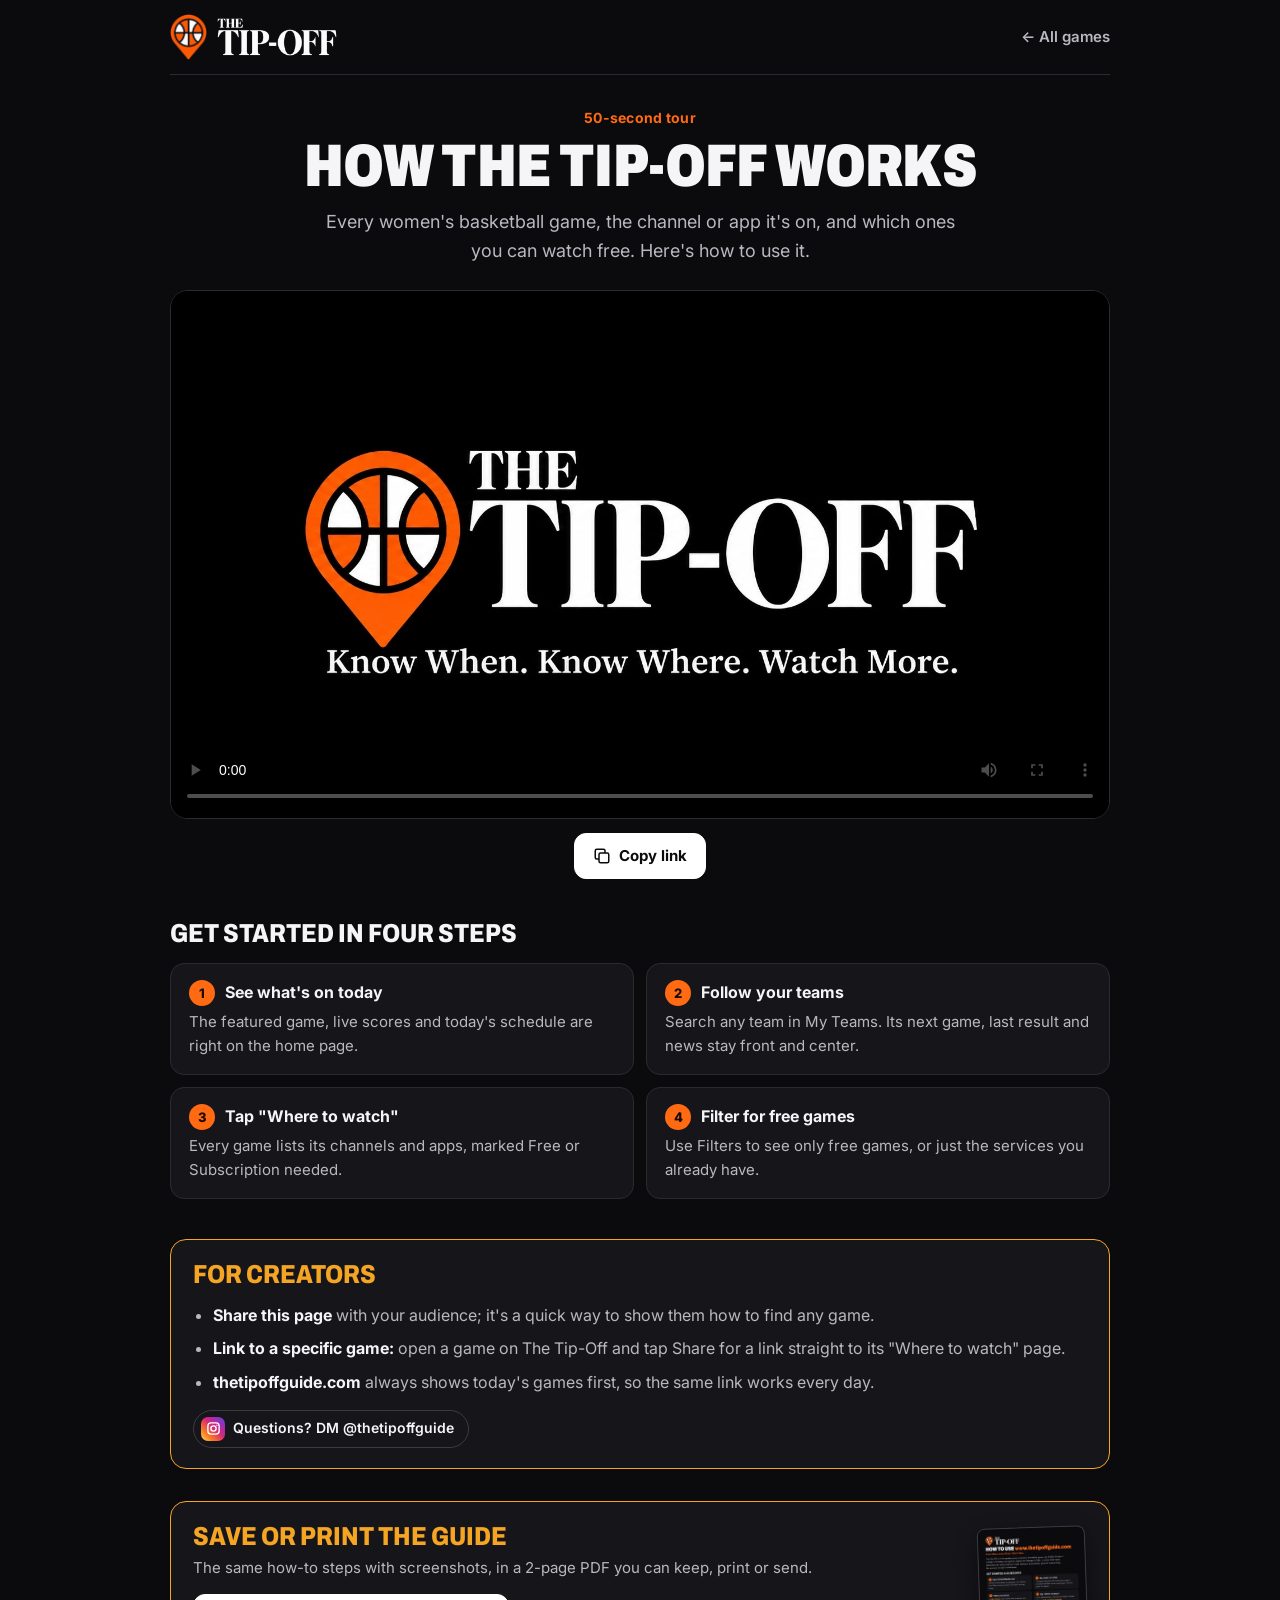
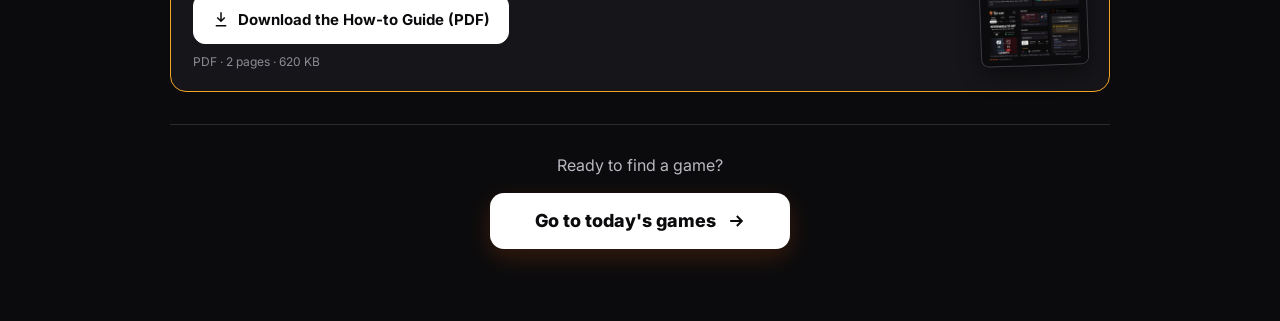
<file: how-it-works.html>
<!doctype html>
<html lang="en">
<head>
  <meta charset="utf-8" />
  <meta name="viewport" content="width=device-width, initial-scale=1, viewport-fit=cover" />
  <title>How The Tip-Off Works | The Tip-Off</title>
  <meta name="description" content="See how The Tip-Off works in 50 seconds. Find where every women's basketball game is streaming, including free options." />
  <!-- One canonical address: /start redirects here (see _redirects), so search engines index only this URL -->
  <link rel="canonical" href="https://thetipoffguide.com/how-it-works" />
  <meta name="color-scheme" content="dark" />
  <meta name="theme-color" content="#0b0b0d" />
  <meta property="og:type" content="website" />
  <meta property="og:site_name" content="The Tip-Off" />
  <meta property="og:title" content="How The Tip-Off Works" />
  <meta property="og:description" content="See how The Tip-Off works in 50 seconds. Find where every women's basketball game is streaming, including free options." />
  <meta property="og:url" content="https://thetipoffguide.com/how-it-works" />
  <meta property="og:image" content="https://thetipoffguide.com/assets/social-card.jpg?v=4" />
  <meta property="og:image:width" content="1200" />
  <meta property="og:image:height" content="630" />
  <meta property="og:image:alt" content="The Tip-Off. Know when. Know where. Watch more. thetipoffguide.com" />
  <meta property="og:image:type" content="image/jpeg" />
  <meta property="og:locale" content="en_US" />
  <meta name="twitter:card" content="summary_large_image" />
  <meta name="twitter:title" content="How The Tip-Off Works" />
  <meta name="twitter:description" content="See how The Tip-Off works in 50 seconds. Find where every women's basketball game is streaming, including free options." />
  <meta name="twitter:image" content="https://thetipoffguide.com/assets/social-card.jpg?v=4" />
  <link rel="icon" type="image/png" sizes="192x192" href="assets/brand/favicon-192.png?v=1" />
  <link rel="icon" type="image/png" sizes="64x64" href="assets/brand/favicon-64.png?v=4" />
  <link rel="apple-touch-icon" sizes="180x180" href="assets/brand/apple-touch-icon.png?v=2" />
  <link rel="preconnect" href="https://fonts.googleapis.com" />
  <link rel="preconnect" href="https://fonts.gstatic.com" crossorigin />
  <link rel="stylesheet" href="https://fonts.googleapis.com/css2?family=Archivo:wdth,wght@62..125,500..900&family=Inter:wght@400;500;600;700&display=swap" />
  <script type="application/ld+json">
  {
    "@context": "https://schema.org",
    "@type": "VideoObject",
    "name": "How The Tip-Off works",
    "description": "A 50-second tour of The Tip-Off: today's women's basketball games, following your teams, and finding where to watch every game, including the free ones.",
    "thumbnailUrl": "https://thetipoffguide.com/assets/video/the-tip-off-cover-tagline.jpg",
    "uploadDate": "2026-11-12",
    "duration": "PT50S",
    "contentUrl": "https://thetipoffguide.com/assets/video/the-tip-off-how-it-works.mp4",
    "embedUrl": "https://thetipoffguide.com/how-it-works",
    "publisher": { "@type": "Organization", "name": "The Tip-Off", "url": "https://thetipoffguide.com" }
  }
  </script>
  <style>
    :root { --bg: #0b0b0d; --surface: #16161a; --line: #2a2a30; --text: #f5f5f7; --muted: #b8b8c0; --dim: #8b8b95; --wnba: #ff6a13; --edge: 20px; }
    * { box-sizing: border-box; }
    html { -webkit-text-size-adjust: 100%; }
    body { margin: 0; background: var(--bg); color: var(--text); font: 400 16px/1.6 Inter, system-ui, sans-serif; }
    a { color: inherit; }
    .wrap { max-width: 980px; margin: 0 auto; padding: 0 var(--edge) 64px; }
    .top { display: flex; align-items: center; justify-content: space-between; padding: 14px 0; border-bottom: 1px solid var(--line); margin-bottom: 32px; }
    .brand { display: flex; align-items: center; gap: 10px; text-decoration: none; }
    .brand .pin { height: 46px; width: auto; }
    .brand .word { height: 38px; width: auto; }
    .back { color: var(--muted); text-decoration: none; font-weight: 600; font-size: 15px; padding: 10px 0; }
    .back:hover { color: var(--text); }
    .eyebrow { color: var(--wnba); font-weight: 700; font-size: 14px; letter-spacing: .02em; }
    h1 { font: 900 clamp(34px, 7vw, 60px)/0.98 Archivo, sans-serif; font-stretch: 80%; text-transform: uppercase; margin: 8px 0 12px; letter-spacing: -0.01em; }
    .dek { color: var(--muted); font-size: 18px; max-width: 60ch; margin: 0 0 24px; }
    .player { position: relative; border-radius: 18px; overflow: hidden; border: 1px solid var(--line); background: #000; aspect-ratio: 16 / 9; margin-bottom: 14px; }
    .player video { width: 100%; height: 100%; display: block; background: #000; }
    .share-row { display: flex; flex-wrap: wrap; gap: 10px; align-items: center; margin-bottom: 40px; }
    .btn { display: inline-flex; align-items: center; gap: 8px; height: 46px; padding: 0 18px; border-radius: 12px; font: 700 15px/1 Inter, sans-serif; text-decoration: none; cursor: pointer; border: 1px solid var(--line); background: var(--surface); color: var(--text); }
    .btn:hover { border-color: var(--text); }
    .btn.primary { background: #fff; color: #0b0b0d; border-color: #fff; }
    .btn[hidden] { display: none; }
    .btn svg { width: 18px; height: 18px; flex-shrink: 0; fill: none; stroke: currentColor; stroke-width: 2; }
    .copied { color: #34d399; font-weight: 600; font-size: 14px; }
    h2 { font: 800 26px/1.1 Archivo, sans-serif; font-stretch: 85%; text-transform: uppercase; margin: 0 0 14px; }
    .steps { display: grid; grid-template-columns: repeat(2, minmax(0, 1fr)); gap: 12px; margin-bottom: 40px; padding: 0; list-style: none; counter-reset: s; }
    .steps li { background: var(--surface); border: 1px solid var(--line); border-radius: 14px; padding: 16px 18px; counter-increment: s; }
    .steps b { display: flex; align-items: center; gap: 10px; font-size: 16px; margin-bottom: 4px; }
    .steps b::before { content: counter(s); display: grid; place-items: center; width: 26px; height: 26px; flex: none; border-radius: 50%; background: var(--wnba); color: #1a0a00; font-size: 13px; font-weight: 800; }
    .steps p { margin: 0; color: var(--muted); font-size: 15px; }
    .creators { background: var(--surface); border: 1px solid #f5a524; border-radius: 16px; padding: 20px 22px; margin-bottom: 32px; }
    .creators h2 { color: #f5a524; }
    .creators ul { margin: 0; padding-left: 20px; color: var(--muted); }
    .creators li { margin-bottom: 8px; }
    .creators li b { color: var(--text); }
    .ig { display: inline-flex; align-items: center; gap: 8px; padding: 6px 14px 6px 7px; border-radius: 999px; border: 1px solid #3a3a42; color: var(--text); font-weight: 600; font-size: 14px; text-decoration: none; margin-top: 6px; }
    .ig:hover { border-color: var(--text); }
    .ig span { width: 24px; height: 24px; display: grid; place-items: center; border-radius: 7px; background: linear-gradient(45deg, #feda75, #fa7e1e 25%, #d62976 55%, #962fbf 80%, #4f5bd5); }
    .ig svg { width: 15px; height: 15px; fill: none; stroke: #fff; stroke-width: 2.2; }
    /* Download the how-to guide: cover thumbnail beside the button */
    .guide-dl { display: flex; flex-direction: row-reverse; justify-content: space-between; align-items: center; gap: 22px; background: var(--surface); border: 1px solid #f5a524; border-radius: 16px; padding: 20px 22px; margin-bottom: 32px; }
    .guide-dl h2 { color: #f5a524; }
    .guide-cover { flex: none; width: 108px; border-radius: 8px; overflow: hidden; border: 1px solid #3a3a42; box-shadow: 0 8px 22px rgba(0,0,0,.45); transform: rotate(-2deg); transition: transform .2s; } /* taste-skill-ignore: paper-like cover */
    .guide-cover:hover { transform: rotate(0deg) scale(1.03); }
    .guide-cover img { width: 100%; height: auto; display: block; }
    .guide-text h2 { margin-bottom: 6px; }
    .guide-text p { color: var(--muted); margin: 0 0 14px; font-size: 15px; }
    .guide-btn { height: 50px; }
    .guide-text small { display: block; color: var(--dim); font-size: 12px; margin-top: 8px; }
    /* End-of-page call to action: the site's main white button, large and easy to tap */
    .cta-wrap { text-align: center; margin: 8px 0 0; padding: 28px 0 8px; border-top: 1px solid var(--line); }
    .cta-wrap p { color: var(--muted); margin: 0 0 14px; font-size: 16px; }
    .cta { display: inline-flex; align-items: center; justify-content: center; gap: 10px; min-height: 56px; min-width: 300px; padding: 0 28px; border-radius: 14px;
      background: #fff; color: #0b0b0d; text-decoration: none; font: 800 18px/1 Inter, sans-serif; box-shadow: 0 8px 24px rgba(255, 106, 19, .18); } /* taste-skill-ignore: primary call to action */
    .cta:hover { background: #ff6a13; color: #1a0a00; }
    .cta:focus-visible { outline: 3px solid #ff6a13; outline-offset: 3px; }
    .cta svg { width: 20px; height: 20px; fill: none; stroke: currentColor; stroke-width: 2.4; }
    /* Centred intro: eyebrow, title, description and the share buttons line up under the middle of the video */
    main > .eyebrow, main > h1 { text-align: center; }
    main > .dek { text-align: center; margin-left: auto; margin-right: auto; }
    .share-row { justify-content: center; }
    @media (max-width: 640px) {
      .steps { grid-template-columns: 1fr; }
      .player { border-radius: 14px; }
      .dek { font-size: 16px; }
      .btn { flex: 1 1 auto; justify-content: center; }
      .cta { width: 100%; min-width: 0; }
      /* Phones: heading and text first (like For creators), then the cover, then the button */
      .guide-dl { flex-direction: column; align-items: flex-start; text-align: left; padding: 20px 22px; gap: 0; }
      .guide-text { display: contents; }
      .guide-text h2 { order: 1; }
      .guide-text p { order: 2; }
      .guide-cover { order: 3; margin: 2px 0 16px; }
      .guide-btn { order: 4; }
      .guide-text small { order: 5; }
      .guide-cover { width: 120px; }
      .guide-btn { width: 100%; font-size: 15px; white-space: nowrap; padding: 0 12px; }
      .brand .pin { height: 40px; } .brand .word { height: 32px; }
    }
      /* Baseline polish: balanced headings, tidy paragraphs, reduced motion, quick taps */
    a, button, input, select, summary { touch-action: manipulation; }
    html { -webkit-tap-highlight-color: transparent; }
    h1, h2, h3 { text-wrap: balance; }
    p, li { text-wrap: pretty; }
    @media (prefers-reduced-motion: reduce) {
      *, *::before, *::after { animation-duration: .01ms !important; animation-iteration-count: 1 !important; transition-duration: .01ms !important; scroll-behavior: auto !important; }
    }
</style>
</head>
<body>
  <div class="wrap">
    <header class="top">
      <a class="brand" href="/" aria-label="The Tip-Off, home"><img class="pin" src="assets/brand/tipoff-pin.png" width="153" height="192" alt="" /><img class="word" src="assets/brand/tipoff-wordmark.png" width="400" height="126" alt="The Tip-Off" /></a>
      <a class="back" href="/">← All games</a>
    </header>

    <main>
      <div class="eyebrow">50-second tour</div>
      <h1>How The Tip-Off works</h1>
      <p class="dek">Every women's basketball game, the channel or app it's on, and which ones you can watch free. Here's how to use it.</p>

      <div class="player">
        <video aria-label="The Tip-Off: 50-second tour" controls playsinline preload="metadata" poster="assets/video/the-tip-off-cover-tagline.jpg">
          <source src="assets/video/the-tip-off-how-it-works.mp4" type="video/mp4" />
          Your browser can't play this video. <a href="assets/video/the-tip-off-how-it-works.mp4">Download it here.</a>
        </video>
      </div>
      <div class="share-row">
        <button type="button" class="btn primary" id="shareBtn"><svg viewBox="0 0 24 24" aria-hidden="true"><path d="M12 3v12M7 8l5-5 5 5M5 14v5a2 2 0 0 0 2 2h10a2 2 0 0 0 2-2v-5"/></svg>Share this video</button>
        <button type="button" class="btn" id="copyBtn"><svg viewBox="0 0 24 24" aria-hidden="true"><rect x="8" y="8" width="13" height="13" rx="2"/><path d="M16 8V5a2 2 0 0 0-2-2H5a2 2 0 0 0-2 2v9a2 2 0 0 0 2 2h3"/></svg>Copy link</button>
        <span class="copied" id="copied" hidden>Link copied</span>
      </div>

      <h2>Get started in four steps</h2>
      <ol class="steps">
        <li><b>See what's on today</b><p>The featured game, live scores and today's schedule are right on the home page.</p></li>
        <li><b>Follow your teams</b><p>Search any team in My Teams. Its next game, last result and news stay front and center.</p></li>
        <li><b>Tap "Where to watch"</b><p>Every game lists its channels and apps, marked Free or Subscription needed.</p></li>
        <li><b>Filter for free games</b><p>Use Filters to see only free games, or just the services you already have.</p></li>
      </ol>

      <section class="creators" aria-labelledby="creatorsTitle">
        <h2 id="creatorsTitle">For creators</h2>
        <ul>
          <li><b>Share this page</b> with your audience; it's a quick way to show them how to find any game.</li>
          <li><b>Link to a specific game:</b> open a game on The Tip-Off and tap Share for a link straight to its "Where to watch" page.</li>
          <li><b>thetipoffguide.com</b> always shows today's games first, so the same link works every day.</li>
        </ul>
        <a class="ig" href="https://www.instagram.com/thetipoffguide/" target="_blank" rel="noopener me"><span aria-hidden="true"><svg viewBox="0 0 24 24"><rect x="3" y="3" width="18" height="18" rx="5"/><circle cx="12" cy="12" r="4.2"/><circle cx="17.4" cy="6.6" r="1.1" fill="#fff" stroke="none"/></svg></span>Questions? DM @thetipoffguide</a>
      </section>

      <section class="guide-dl" aria-labelledby="guideTitle">
        <a class="guide-cover" href="assets/guide/the-tip-off-how-to-guide.pdf" download="The-Tip-Off-How-To-Guide.pdf" tabindex="-1" aria-hidden="true">
          <img src="assets/guide/the-tip-off-how-to-cover.jpg" width="463" height="600" alt="" loading="lazy" decoding="async" />
        </a>
        <div class="guide-text">
          <h2 id="guideTitle">Save or print the guide</h2>
          <p>The same how-to steps with screenshots, in a 2-page PDF you can keep, print or send.</p>
          <a class="btn primary guide-btn" href="assets/guide/the-tip-off-how-to-guide.pdf" download="The-Tip-Off-How-To-Guide.pdf">
            <svg viewBox="0 0 24 24" aria-hidden="true"><path d="M12 3v12M7 10l5 5 5-5M5 21h14"/></svg>Download the How-to Guide (PDF)
          </a>
          <small>PDF · 2 pages · 620 KB</small>
        </div>
      </section>

      <div class="cta-wrap">
        <p>Ready to find a game?</p>
        <a class="cta" href="/">Go to today's games <svg viewBox="0 0 24 24" aria-hidden="true"><path d="M5 12h14M13 6l6 6-6 6"/></svg></a>
      </div>
    </main>
  </div>
  <script>
    (function () {
      var url = "https://thetipoffguide.com/how-it-works";
      var copied = document.getElementById("copied");
      function copy() {
        (navigator.clipboard ? navigator.clipboard.writeText(url) : Promise.reject()).then(function () {
          copied.hidden = false; setTimeout(function () { copied.hidden = true; }, 2200);
        }).catch(function () { window.prompt("Copy this link:", url); });
      }
      document.getElementById("copyBtn").addEventListener("click", copy);
      // No share sheet (most desktop browsers): one button, Copy link, as the main action.
      if (!navigator.share) {
        document.getElementById("shareBtn").hidden = true;
        document.getElementById("copyBtn").classList.add("primary");
      }
      document.getElementById("shareBtn").addEventListener("click", function () {
        if (navigator.share) navigator.share({ title: "How The Tip-Off works", text: "Find where to watch every women's basketball game:", url: url }).catch(function () {});
        else copy();
      });
    })();
  </script>
</body>
</html>
</file>
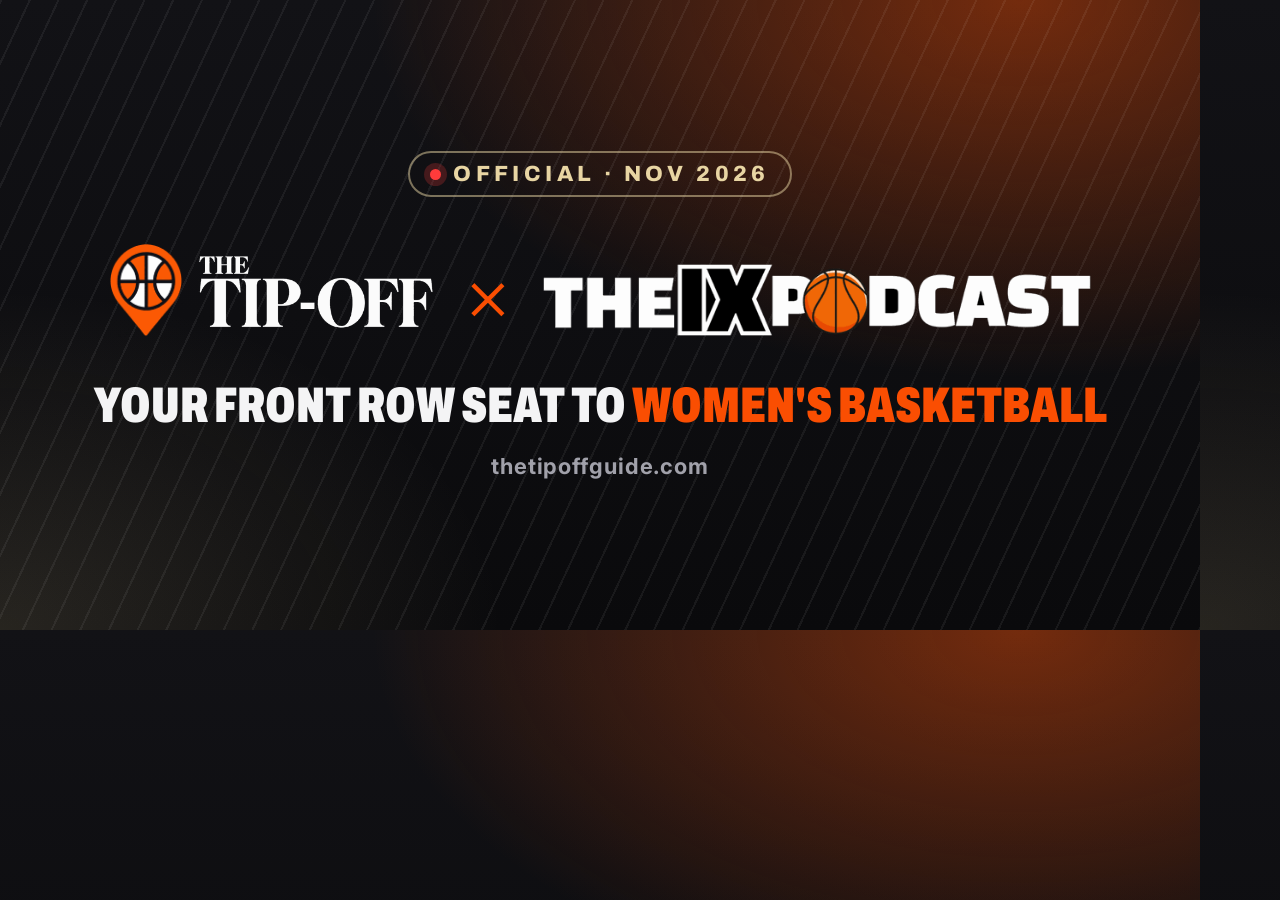
<file: docs/share-card-ix.html>
<!doctype html>
<html><head><meta charset="utf-8">
<link href="https://fonts.googleapis.com/css2?family=Archivo:wdth,wght@62..125,500..900&family=Inter:wght@500;700&display=swap" rel="stylesheet">
<style>
  html, body { margin:0; width:1200px; height:630px; overflow:hidden; }
  body { position:relative; color:#f4f4f5; font-family:Inter, sans-serif; display:flex; flex-direction:column; align-items:center; justify-content:center; text-align:center;
    background: radial-gradient(90% 100% at 85% 0%, rgba(250,78,2,.42), transparent 60%), radial-gradient(70% 90% at 0% 100%, rgba(232,213,163,.13), transparent 60%), linear-gradient(180deg,#121216,#0a0a0c); }
  body::before { content:""; position:absolute; inset:0; opacity:.06; background:repeating-linear-gradient(115deg,#fff 0 2px,transparent 2px 26px); }
  .tag { position:relative; display:inline-flex; align-items:center; gap:12px; padding:9px 20px; border-radius:999px; border:2px solid rgba(232,213,163,.5); color:#e8d5a3; font:800 22px Archivo; letter-spacing:.2em; }
  .tag i { width:11px; height:11px; border-radius:50%; background:#ff3b3b; box-shadow:0 0 0 6px rgba(255,59,59,.22); }
  /* level lockup: letters of both wordmarks are --c tall and share one baseline */
  .lock { --c:50px; position:relative; margin:46px 0 44px; line-height:1; white-space:nowrap; }
  .tip img:first-child { height:calc(var(--c)*1.872); vertical-align:calc(var(--c)*-0.195); margin-right:calc(var(--c)*.3); }
  .tip img:last-child { height:calc(var(--c)*1.482); vertical-align:calc(var(--c)*-0.035); }
  .x { display:inline-block; margin:0 calc(var(--c)*.55); color:#fa4e02; font:300 calc(var(--c)*1.5)/1 Inter; vertical-align:calc(var(--c)*.12); }
  .ix { height:calc(var(--c)*1.44); vertical-align:calc(var(--c)*-0.176); }
  .line { position:relative; font:900 50px/1 Archivo; font-stretch:70%; text-transform:uppercase; }
  .line em { font-style:normal; color:#fa4e02; }
  .url { position:relative; margin-top:22px; color:#a1a1aa; font:700 22px Inter; letter-spacing:.04em; }
</style></head>
<body>
  <span class="tag"><i></i>OFFICIAL · NOV 2026</span>
  <div class="lock">
    <span class="tip"><img src="../assets/brand/tipoff-pin.png"><img src="../assets/brand/tipoff-wordmark.png"></span>
    <span class="x">×</span>
    <img class="ix" src="../assets/ix/ix-podcast-logo.png">
  </div>
  <div class="line">Your front row seat to <em>women's basketball</em></div>
  <div class="url">thetipoffguide.com</div>
</body></html>
</file>
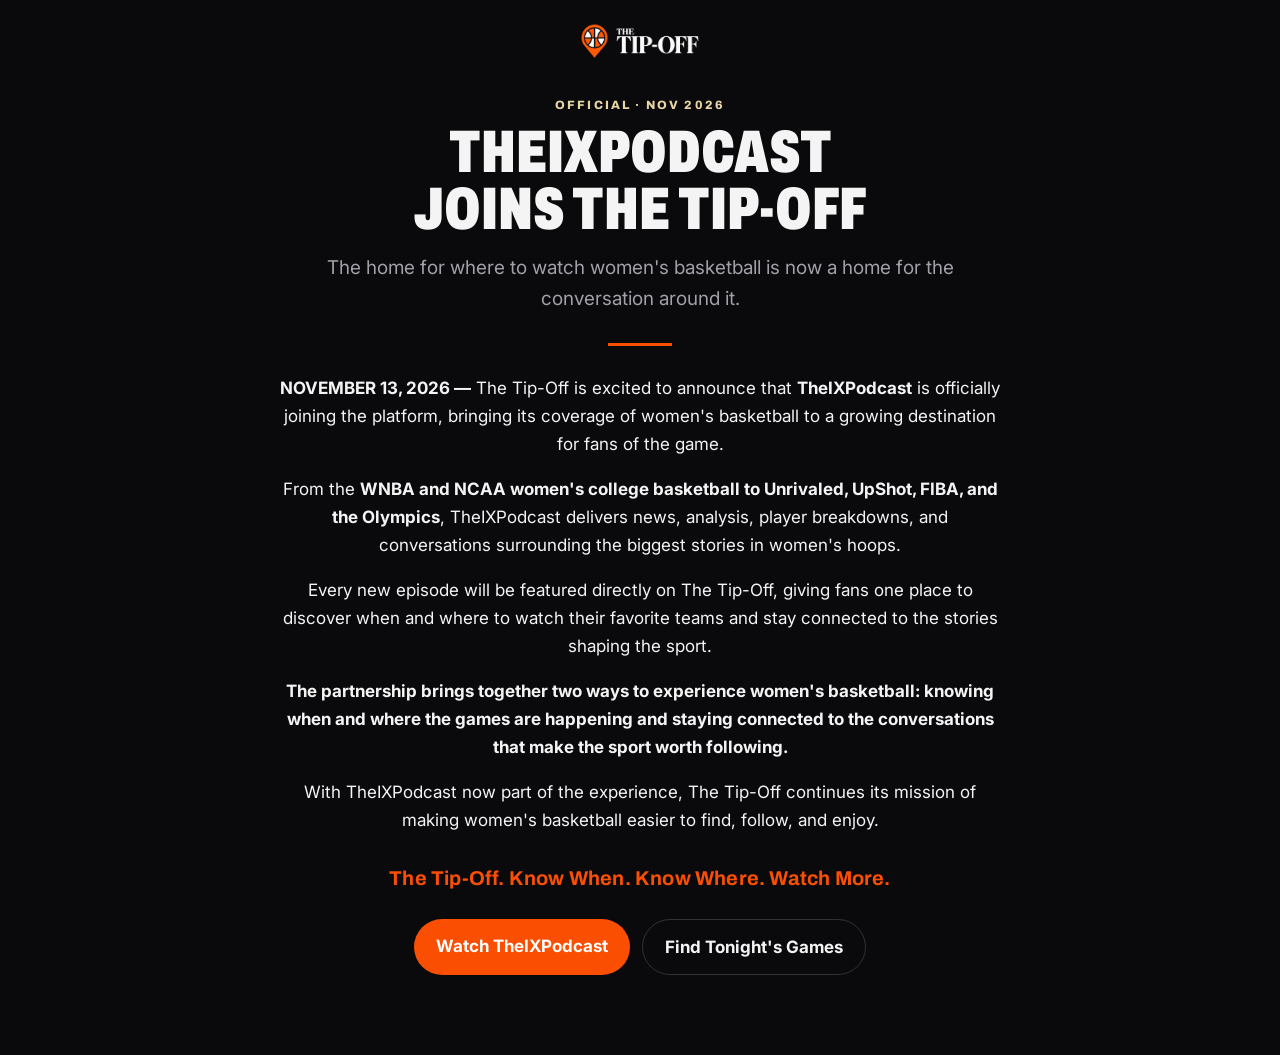
<file: news/the-ix-joins.html>
<!doctype html>
<html lang="en">
<head>
  <meta charset="utf-8" />
  <meta name="viewport" content="width=device-width, initial-scale=1, viewport-fit=cover" />
  <title>TheIXPodcast Joins The Tip-Off | The Tip-Off</title>
  <meta name="description" content="TheIXPodcast is officially joining The Tip-Off, bringing news, analysis and conversation on the WNBA, NCAA, Unrivaled, UpShot, FIBA and the Olympics." />
  <link rel="canonical" href="https://thetipoffguide.com/news/the-ix-joins" />
  <meta name="color-scheme" content="dark" />
  <meta name="theme-color" content="#0a0a0c" />
  <meta property="og:type" content="article" />
  <meta property="og:site_name" content="The Tip-Off" />
  <meta property="og:title" content="TheIXPodcast joins The Tip-Off" />
  <meta property="og:description" content="Your Front Row Seat to Women's Basketball." />
  <meta property="og:url" content="https://thetipoffguide.com/news/the-ix-joins" />
  <meta property="og:image" content="https://thetipoffguide.com/assets/ix/ix-share-card.jpg?v=2" />
  <meta property="og:image:width" content="1200" />
  <meta property="og:image:height" content="630" />
  <meta property="og:image:alt" content="The Tip-Off × TheIXPodcast. Your front row seat to women's basketball." />
  <meta name="twitter:image" content="https://thetipoffguide.com/assets/ix/ix-share-card.jpg?v=2" />
  <meta name="twitter:card" content="summary_large_image" />
  <link rel="icon" type="image/png" sizes="192x192" href="/assets/brand/favicon-192.png?v=1" />
  <link rel="stylesheet" href="https://fonts.googleapis.com/css2?family=Archivo:wdth,wght@62..125,500..900&family=Inter:wght@400;500;600;700&display=swap" />
  <script type="application/ld+json">
  { "@context": "https://schema.org", "@type": "NewsArticle", "headline": "TheIXPodcast joins The Tip-Off",
    "datePublished": "2026-11-13", "publisher": { "@type": "Organization", "name": "The Tip-Off", "url": "https://thetipoffguide.com" } }
  </script>
  <style>
    body { margin:0; background:#0a0a0c; color:#f4f4f5; font:17px/1.65 "Inter",system-ui,sans-serif; -webkit-font-smoothing:antialiased; }
    article { max-width:720px; margin:0 auto; padding:24px 16px 80px; text-align:center; }
    .home { display:flex; align-items:center; justify-content:center; gap:8px; margin-bottom:40px; }
    .home img:first-child { height:34px; width:auto; } .home img:last-child { height:26px; width:auto; }
    .lockup { display:flex; align-items:center; gap:10px; flex-wrap:wrap; margin:18px 0 6px; }
    .lockup .ix { height:30px; width:auto; border-radius:5px; }
    .lockup span { color:#fa4e02; font-size:28px; font-weight:300; }
    .kicker { color:#e8d5a3; font:800 12px "Archivo"; letter-spacing:.18em; }
    h1 { font:900 clamp(36px,6vw,60px)/.95 "Archivo"; font-stretch:70%; text-transform:uppercase; margin:12px 0 14px; }
    .dek { color:#a1a1aa; font-size:19px; margin:0 0 28px; }
    .rule { height:3px; width:64px; background:#fa4e02; margin:0 auto 28px; }
    .dateline { font-weight:700; }
    .signoff { margin-top:28px; color:#fa4e02; font-family:"Archivo"; font-size:20px; letter-spacing:.01em; }
    .btns { display:flex; gap:12px; flex-wrap:wrap; justify-content:center; margin-top:24px; }
    .btns a { padding:13px 22px; border-radius:999px; font-weight:700; text-decoration:none; }
    .p { background:#fa4e02; color:#fff; } .g { border:1px solid rgba(255,255,255,.16); color:#f4f4f5; }
      /* Baseline polish: balanced headings, tidy paragraphs, reduced motion, quick taps */
    a, button, input, select, summary { touch-action: manipulation; }
    html { -webkit-tap-highlight-color: transparent; }
    h1, h2, h3 { text-wrap: balance; }
    p, li { text-wrap: pretty; }
    @media (prefers-reduced-motion: reduce) {
      *, *::before, *::after { animation-duration: .01ms !important; animation-iteration-count: 1 !important; transition-duration: .01ms !important; scroll-behavior: auto !important; }
    }
</style>
</head>
<body>
<article>
  <a class="home" href="/" aria-label="The Tip-Off, home"><img src="/assets/brand/tipoff-pin.png" width="153" height="192" alt="" /><img src="/assets/brand/tipoff-wordmark.png" width="400" height="126" alt="The Tip-Off" /></a>
  <div class="kicker">OFFICIAL · NOV 2026</div>
  <h1>TheIXPodcast joins The Tip-Off</h1>
  <p class="dek">The home for where to watch women's basketball is now a home for the conversation around it.</p>
  <div class="rule"></div>
  <p><strong class="dateline">NOVEMBER 13, 2026 —</strong> The Tip-Off is excited to announce that <strong>TheIXPodcast</strong> is officially joining the platform, bringing its coverage of women's basketball to a growing destination for fans of the game.</p>
  <p>From the <strong>WNBA and NCAA women's college basketball to Unrivaled, UpShot, FIBA, and the Olympics</strong>, TheIXPodcast delivers news, analysis, player breakdowns, and conversations surrounding the biggest stories in women's hoops.</p>
  <p>Every new episode will be featured directly on The Tip-Off, giving fans one place to discover when and where to watch their favorite teams and stay connected to the stories shaping the sport.</p>
  <p><strong>The partnership brings together two ways to experience women's basketball: knowing when and where the games are happening and staying connected to the conversations that make the sport worth following.</strong></p>
  <p>With TheIXPodcast now part of the experience, The Tip-Off continues its mission of making women's basketball easier to find, follow, and enjoy.</p>
  <p class="signoff"><strong>The Tip-Off. Know When. Know Where. Watch More.</strong></p>
  <div class="btns"><a class="p" href="/watch">Watch TheIXPodcast</a><a class="g" href="/">Find Tonight's Games</a></div>
</article>
</body>
</html>
</file>
